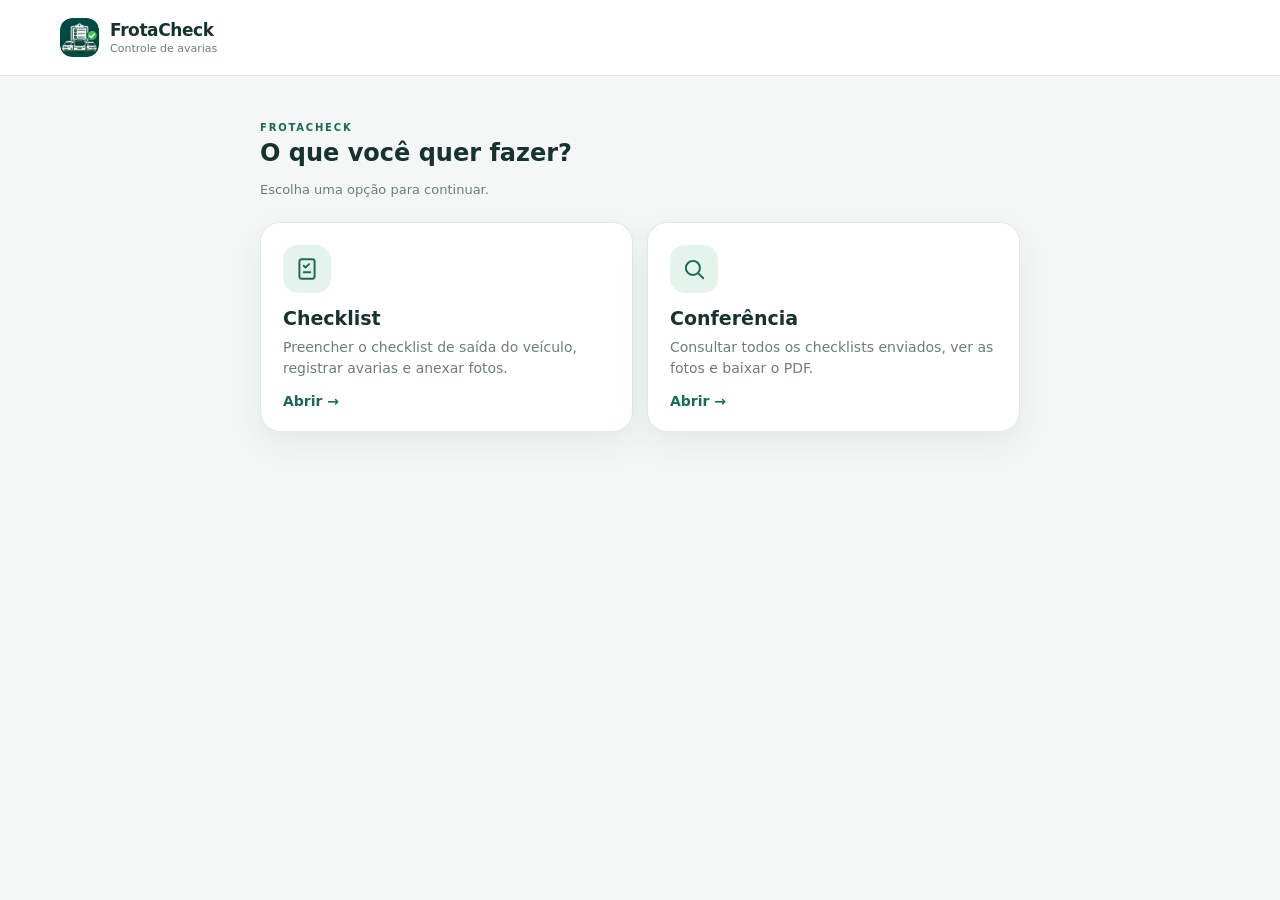
<file: index.html>
<!doctype html>
<html lang="pt-BR">
<head>
  <meta charset="utf-8">
  <meta name="viewport" content="width=device-width,initial-scale=1,viewport-fit=cover">
  <meta name="theme-color" content="#123b35">
  <meta name="description" content="Controle de avarias e checklist de saída de veículos">
  <link rel="manifest" href="./manifest.webmanifest">
  <link rel="icon" href="./favicon.ico" sizes="any">
  <link rel="icon" type="image/png" sizes="32x32" href="./icons/favicon-32.png">
  <link rel="icon" type="image/png" sizes="16x16" href="./icons/favicon-16.png">
  <link rel="apple-touch-icon" href="./icons/apple-touch-icon.png">
  <link rel="stylesheet" href="./styles.css">
  <title>FrotaCheck</title>
</head>
<body>
  <header class="topbar">
    <div class="brand"><div class="brand-mark"><img src="./icons/icon-192.png" alt=""></div><div><strong>FrotaCheck</strong><small>Controle de avarias</small></div></div>
  </header>
  <main class="shell">
    <section class="home">
      <div class="home-intro"><span class="eyebrow">FROTACHECK</span><h1>O que você quer fazer?</h1><p class="muted">Escolha uma opção para continuar.</p></div>
      <div class="home-grid">
        <a class="home-card" href="./Checklist/">
          <span class="home-icon"><svg viewBox="0 0 24 24" aria-hidden="true"><rect x="5" y="3" width="14" height="18" rx="2"/><path d="m9 9 1.6 1.6L14 7.5M9 15h6"/></svg></span>
          <strong>Checklist</strong>
          <small>Preencher o checklist de saída do veículo, registrar avarias e anexar fotos.</small>
          <span class="home-go">Abrir <span aria-hidden="true">→</span></span>
        </a>
        <a class="home-card" href="./Conferencia/">
          <span class="home-icon"><svg viewBox="0 0 24 24" aria-hidden="true"><circle cx="11" cy="11" r="6.5"/><path d="m16 16 4.5 4.5"/></svg></span>
          <strong>Conferência</strong>
          <small>Consultar todos os checklists enviados, ver as fotos e baixar o PDF.</small>
          <span class="home-go">Abrir <span aria-hidden="true">→</span></span>
        </a>
      </div>
    </section>
  </main>
  <script>if("serviceWorker" in navigator&&location.protocol.startsWith("http"))navigator.serviceWorker.register("./sw.js").catch(()=>{});</script>
</body>
</html>
</file>
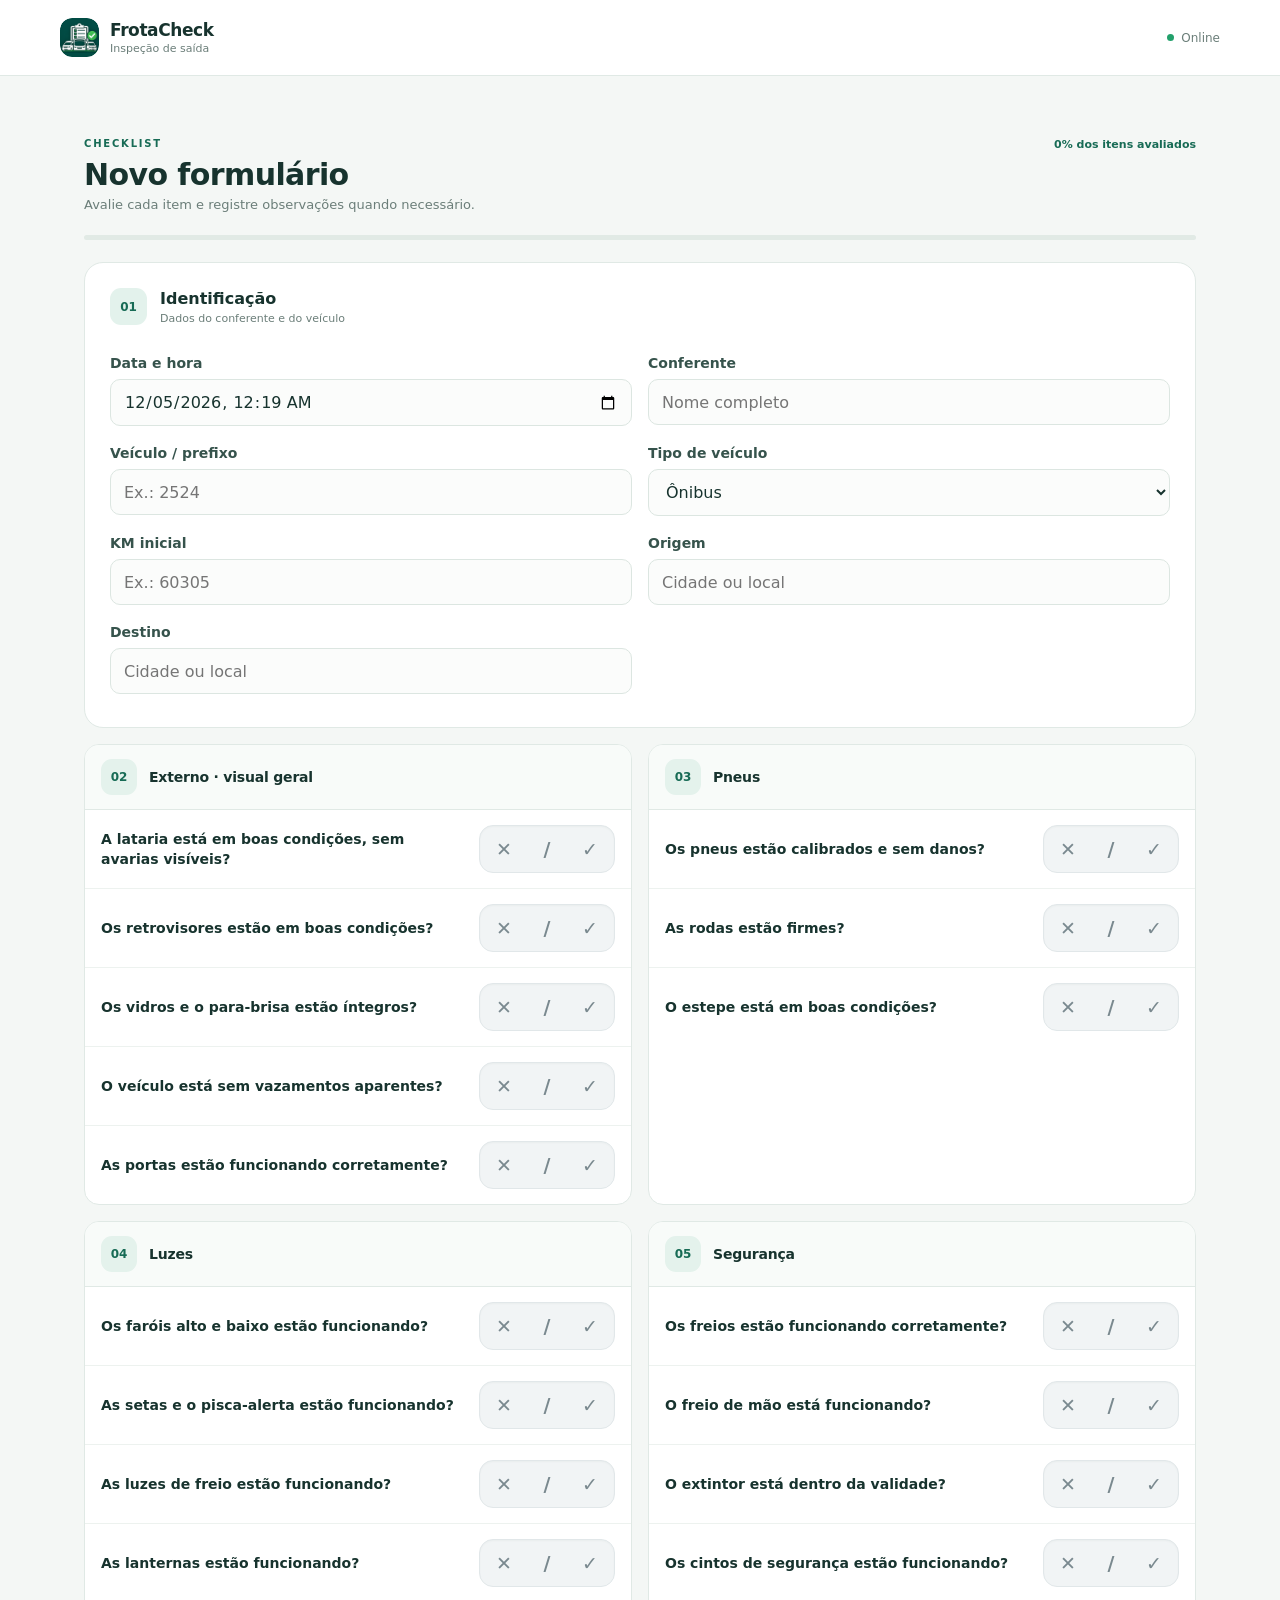
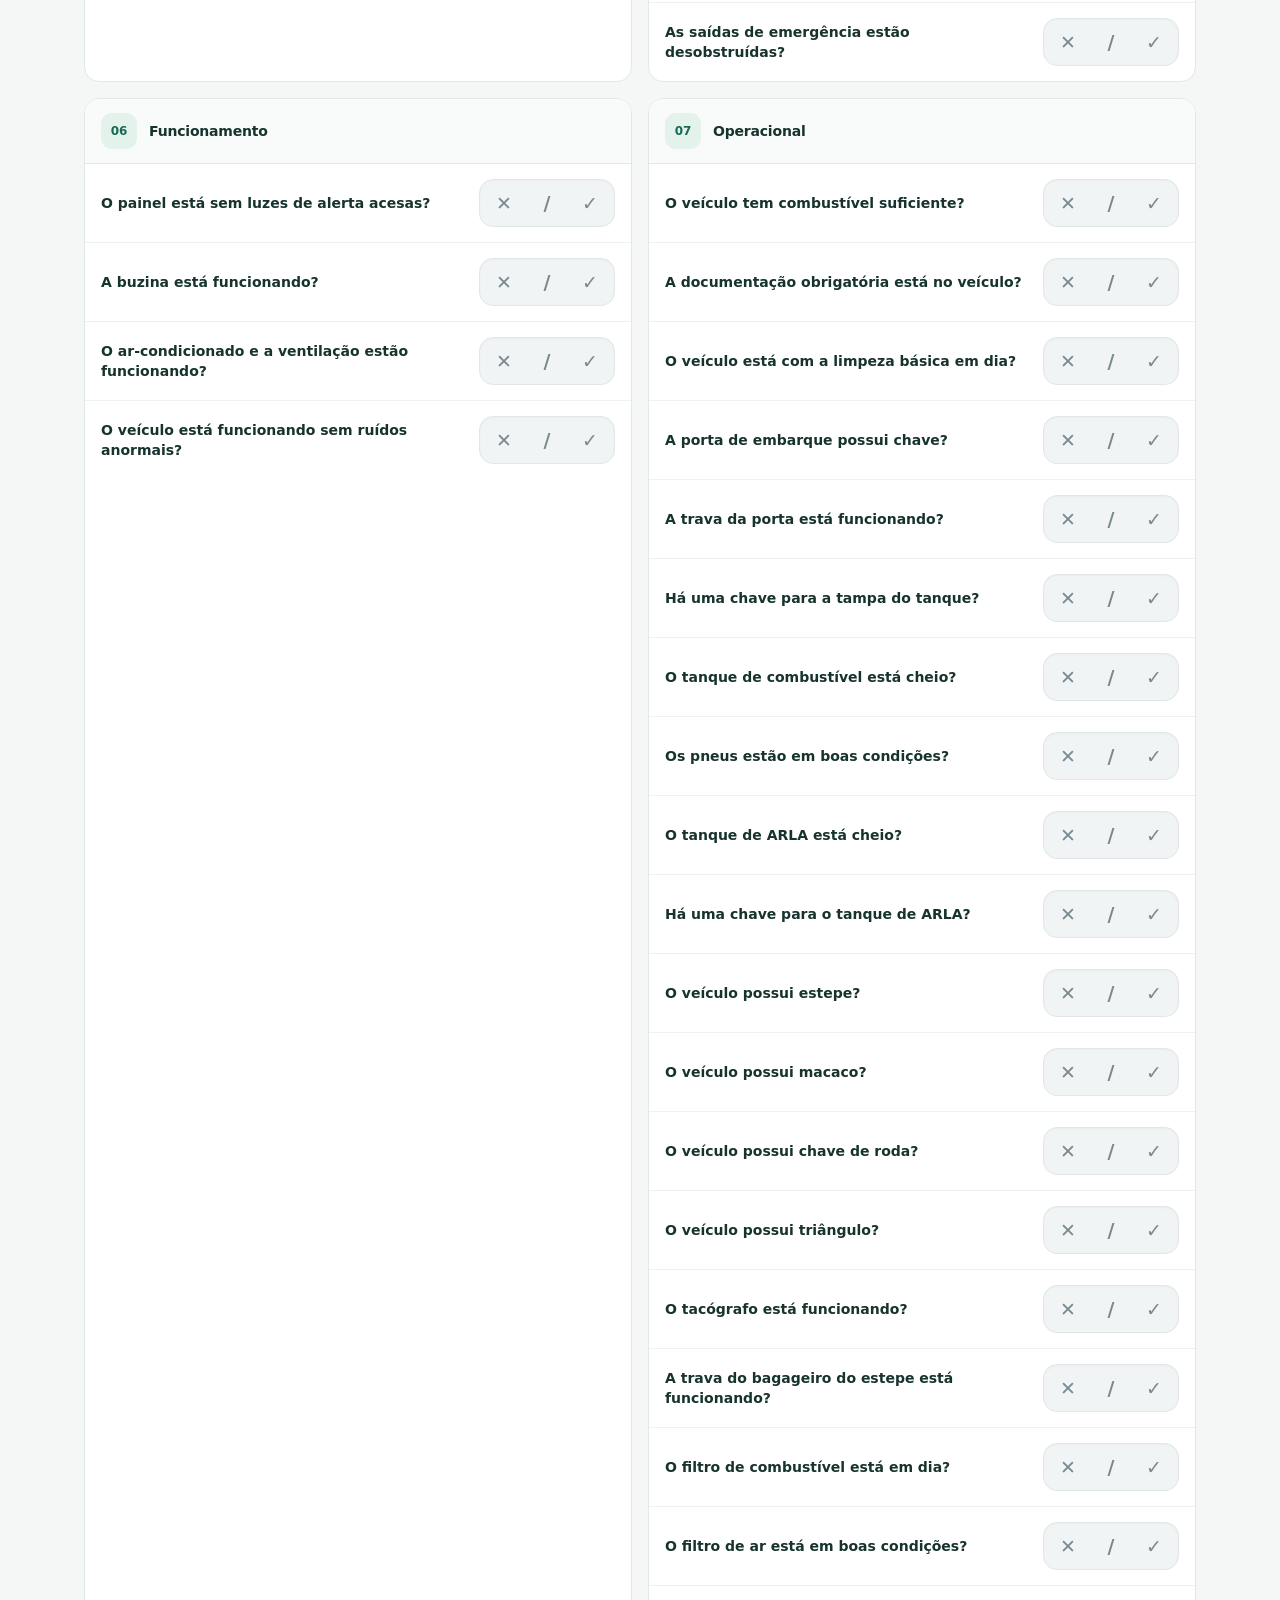
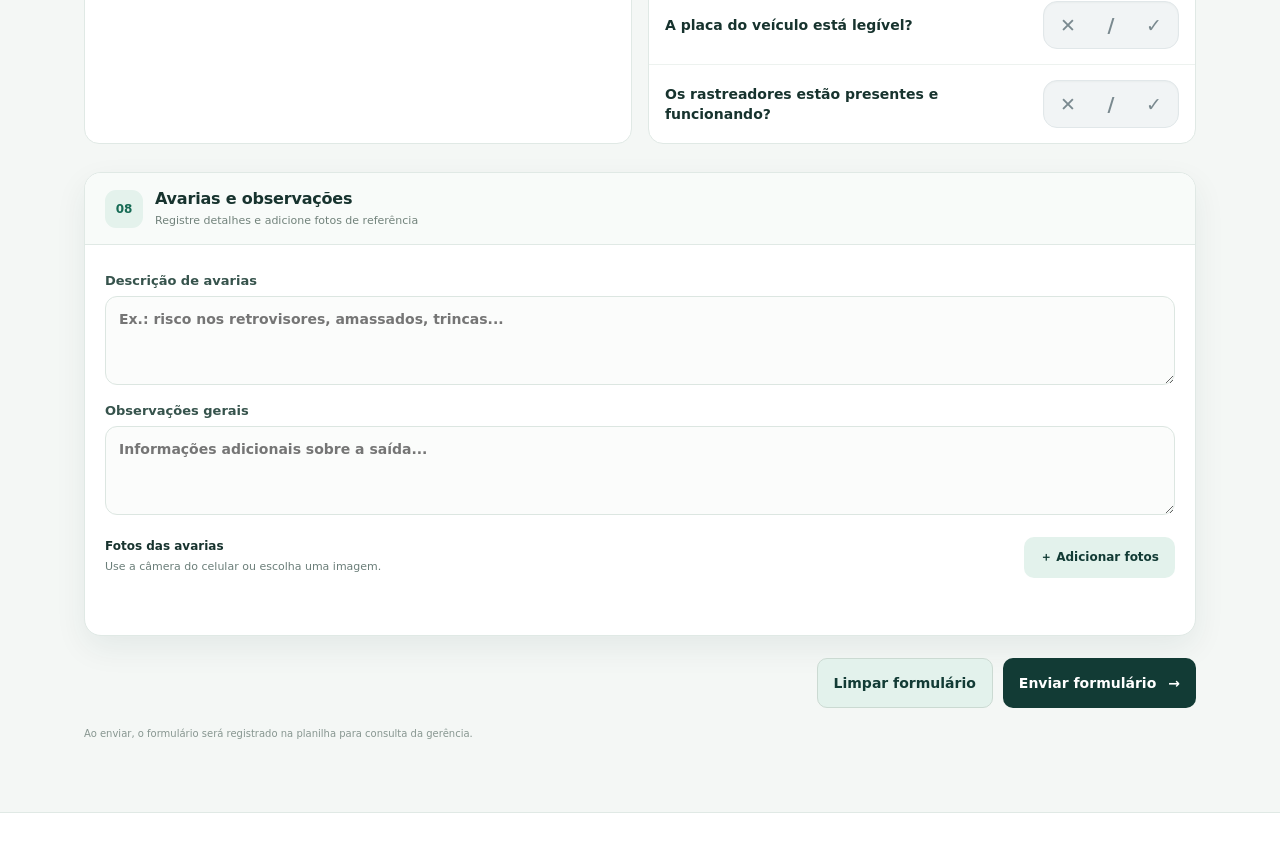
<file: Checklist/index.html>
<!doctype html>
<html lang="pt-BR">
<head>
  <meta charset="utf-8">
  <meta name="viewport" content="width=device-width,initial-scale=1,viewport-fit=cover">
  <meta name="theme-color" content="#123b35">
  <meta name="description" content="Checklist digital de saída de veículos">
  <link rel="manifest" href="../manifest.webmanifest">
  <link rel="icon" href="../favicon.ico" sizes="any">
  <link rel="icon" type="image/png" sizes="32x32" href="../icons/favicon-32.png">
  <link rel="icon" type="image/png" sizes="16x16" href="../icons/favicon-16.png">
  <link rel="apple-touch-icon" href="../icons/apple-touch-icon.png">
  <link rel="stylesheet" href="../styles.css">
  <title>Checklist | FrotaCheck</title>
</head>
<body>
  <div id="offlineBanner" class="offline-banner" hidden>Você está offline. Verifique a conexão para enviar formulários.</div>
  <header class="topbar">
    <div class="brand"><div class="brand-mark"><img src="../icons/icon-192.png" alt=""></div><div><strong>FrotaCheck</strong><small>Inspeção de saída</small></div></div>
    <div class="header-right"><span id="connectionState" class="connection"><i></i> Online</span></div>
  </header>

  <main class="shell">
    <section id="appView" hidden>
      <div class="welcome-row">
        <div><span class="eyebrow">PAINEL DA EQUIPE</span><h1>Gerência de checklists</h1><p class="muted">Acompanhe os registros enviados pela equipe.</p></div>
        
      </div>
      <div class="stats-grid">
        <article class="stat-card"><span>Sem pendências</span><strong id="statTotal">0</strong></article>
        <article class="stat-card"><span>Com Avarias</span><strong id="statWithIssues">0</strong></article>
        <article class="stat-card"><span>Total</span><strong id="statIssues">0</strong></article>
      </div>
      <div class="content-heading"><div><h2>Todos os formulários</h2><p class="muted">Formulários enviados à nuvem.</p></div>
        <div class="filter-wrap"><input id="historySearch" placeholder="Buscar veículo, prefixo ou destino..." aria-label="Buscar por veículo, prefixo, conferente ou destino"></div>
      </div>
      <div id="historyLoading" class="loading-state">Buscando os checklists mais recentes…</div>
      <div id="historyList" class="history-list" hidden></div>
      <div id="emptyHistory" class="empty-state"><div class="empty-icon">▤</div><h3>Nenhum checklist por aqui</h3><p>Comece registrando a próxima saída do veículo.</p><button class="btn btn-primary" id="emptyNewBtn">Atualizar lista</button></div>
    </section>

    <section id="formView" hidden>
      <div class="form-top"><div class="save-state" id="saveState"></div></div>
      <div class="form-heading"><div><span class="eyebrow">INSPEÇÃO DE SAÍDA</span><h1 id="formTitle">Novo checklist</h1><p class="muted">Avalie cada item e registre observações quando necessário.</p></div><div class="step-count" id="progressText">0% concluído</div></div>
      <div class="progress-track"><div id="progressBar"></div></div>
      <form id="checklistForm">
        <section class="panel form-section">
          <div class="section-title"><span class="section-number">01</span><div><h2>Identificação</h2><p>Dados do conferente e do veículo</p></div></div>
          <div class="field-grid">
            <label>Data e hora<input id="dateTime" name="dateTime" type="datetime-local" required></label>
            <label>Conferente<input id="driver" name="driver" required placeholder="Nome completo"></label>
            <label>Veículo / prefixo<input id="vehicle" name="vehicle" required placeholder="Ex.: 2524"></label>
            <label>Tipo de veículo<select id="vehicleType" name="vehicleType"><option>Ônibus</option><option>Micro-ônibus</option><option>Van</option></select></label>
            <label>KM inicial<input id="odometer" name="odometer" type="number" min="0" required placeholder="Ex.: 60305"></label>
            <label>Origem<input id="origin" name="origin" required placeholder="Cidade ou local"></label>
            <label>Destino<input id="destination" name="destination" required placeholder="Cidade ou local"></label>
          </div>
        </section>
        <div id="checklistSections"></div>
        <section class="check-group special-check-section extra-notes-section">
          <header class="check-section-head"><span class="section-number">08</span><div><h2>Avarias e observações</h2><p>Registre detalhes e adicione fotos de referência</p></div></header>
          <div class="special-section-body">
          <label>Descrição de avarias<textarea id="damageNotes" rows="3" placeholder="Ex.: risco nos retrovisores, amassados, trincas..."></textarea></label>
          <label>Observações gerais<textarea id="generalNotes" rows="3" placeholder="Informações adicionais sobre a saída..."></textarea></label>
          <div class="photo-head"><div><strong>Fotos das avarias</strong><p class="muted">Use a câmera do celular ou escolha uma imagem.</p></div><button id="addPhotosBtn" type="button" class="btn btn-secondary photo-button" aria-haspopup="dialog">＋ Adicionar fotos</button><input id="photoInputCamera" type="file" accept="image/*" capture="environment" hidden><input id="photoInput" type="file" accept="image/*" multiple hidden></div>
          <div id="photoGallery" class="photo-gallery"></div>
          </div>
        </section>
        <div class="form-actions"><button id="clearFormBtn" type="button" class="btn btn-secondary">Limpar formulário</button><button id="finishBtn" type="button" class="btn btn-primary">Enviar formulário <span>→</span></button></div>
        <p class="tiny-note">Ao enviar, o formulário será registrado na planilha para consulta da gerência.</p>
      </form>
    </section>

    <section id="detailView" hidden>
      <div class="form-top"><button id="detailBack" class="back-button">← Lista de checklists</button><div id="detailStatus" class="status-pill"></div></div>
      <div id="detailContent"></div>
    </section>
  </main>
  <footer></footer>
  <div id="photoPreviewModal" class="photo-preview-modal" hidden role="dialog" aria-modal="true" aria-labelledby="photoPreviewTitle">
    <div class="photo-preview-backdrop"></div>
    <section class="photo-preview-panel">
      <header class="photo-preview-header">
        <div class="photo-preview-heading"><span class="preview-eyebrow">FROTACHECK · GALERIA</span><strong id="photoPreviewTitle">Foto de avaria</strong></div>
        <button id="photoPreviewClose" class="preview-close" type="button" aria-label="Fechar visualização">×</button>
      </header>
      <div class="photo-preview-stage">
        <img id="photoPreviewImage" alt="Foto ampliada">
        <div class="preview-hint">Use a roda do mouse ou os controles para ampliar · Arraste a imagem quando estiver ampliada</div>
      </div>
      <footer class="photo-preview-controls">
        <button id="photoZoomOut" type="button" aria-label="Diminuir zoom" title="Diminuir zoom">−</button>
        <span id="photoZoomValue" aria-live="polite">100%</span>
        <button id="photoZoomIn" type="button" aria-label="Aumentar zoom" title="Aumentar zoom">＋</button>
        <span class="preview-control-divider"></span>
        <button id="photoZoomReset" type="button">Ajustar à tela</button>
      </footer>
    </section>
  </div>
  <div id="toast" class="toast" role="status" aria-live="polite"></div>

  <div id="actionConfirmModal" class="action-confirm-modal" hidden role="dialog" aria-modal="true" aria-labelledby="actionConfirmTitle"><div class="action-confirm-backdrop"></div><section class="action-confirm-card"><div class="action-confirm-icon">✓</div><h2 id="actionConfirmTitle">Confirmar ação</h2><p id="actionConfirmMessage"></p><div class="action-confirm-actions"><button id="actionConfirmCancel" type="button" class="btn btn-secondary">Cancelar</button><button id="actionConfirmYes" type="button" class="btn btn-primary">Confirmar</button></div></section></div>
  <div id="photoSourceModal" class="photo-source-modal" hidden role="dialog" aria-modal="true" aria-labelledby="photoSourceTitle">
    <div class="photo-source-backdrop"></div>
    <section class="photo-source-sheet">
      <h2 id="photoSourceTitle">Adicionar fotos</h2>
      <p>Como você quer incluir as fotos?</p>
      <div class="photo-source-options">
        <button id="photoSourceCamera" type="button" class="photo-source-option">
          <span class="photo-source-icon"><svg viewBox="0 0 24 24" aria-hidden="true"><path d="M4 8h3l1.5-2h7L17 8h3a1 1 0 0 1 1 1v9a1 1 0 0 1-1 1H4a1 1 0 0 1-1-1V9a1 1 0 0 1 1-1Z"/><circle cx="12" cy="13" r="3.5"/></svg></span>
          <span class="photo-source-text"><strong>Câmera</strong><small>Tirar uma foto agora</small></span>
        </button>
        <button id="photoSourceFiles" type="button" class="photo-source-option">
          <span class="photo-source-icon"><svg viewBox="0 0 24 24" aria-hidden="true"><rect x="3" y="4" width="18" height="16" rx="2"/><circle cx="9" cy="10" r="1.6"/><path d="m21 16-5-5-8 9"/></svg></span>
          <span class="photo-source-text"><strong>Arquivos</strong><small>Escolher imagens do aparelho</small></span>
        </button>
      </div>
      <button id="photoSourceCancel" type="button" class="btn btn-quiet photo-source-cancel">Cancelar</button>
    </section>
  </div>
  <script src="../app.js"></script>
</body>
</html>
</file>
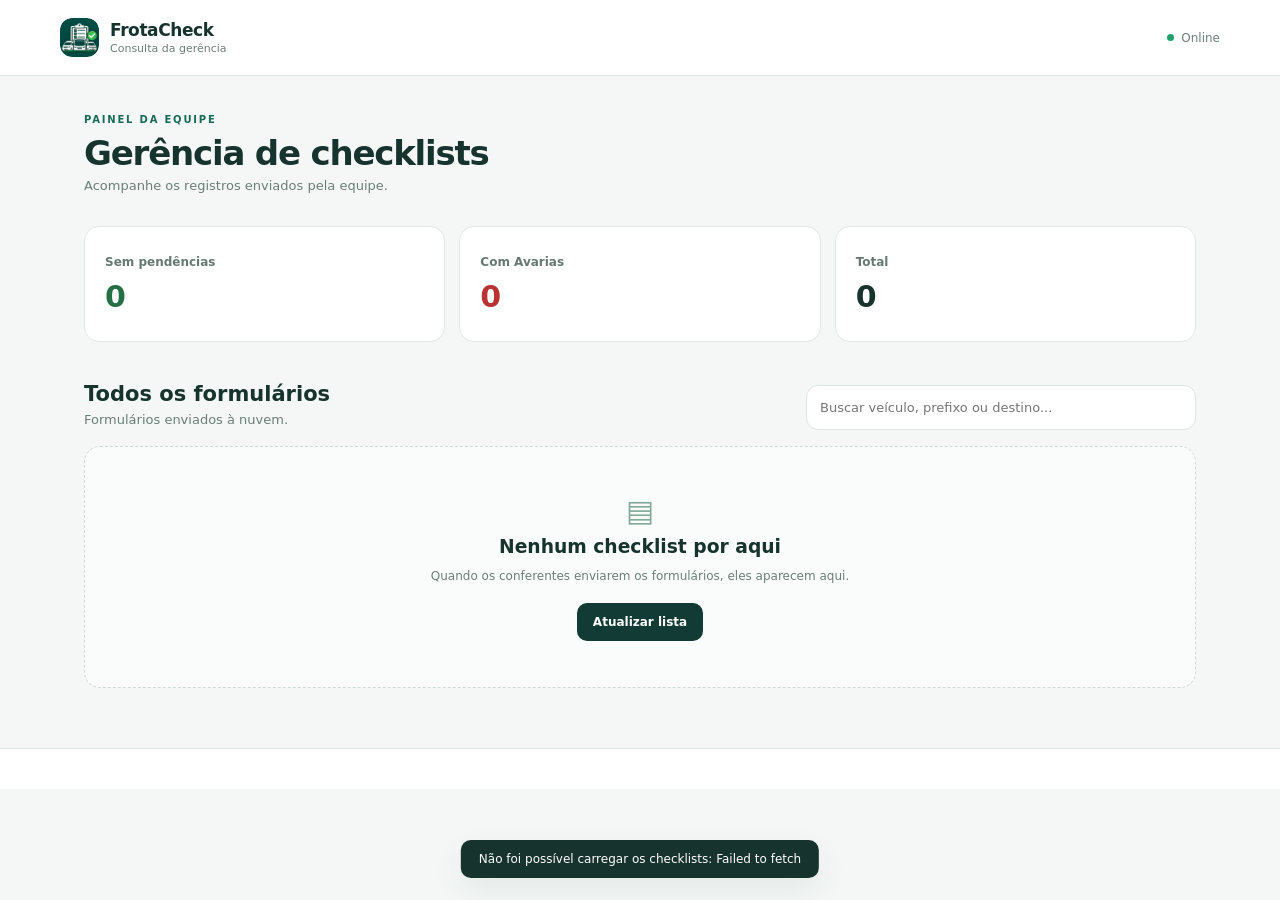
<file: Conferencia/index.html>
<!doctype html>
<html lang="pt-BR">
<head>
  <meta charset="utf-8">
  <meta name="viewport" content="width=device-width,initial-scale=1,viewport-fit=cover">
  <meta name="theme-color" content="#123b35">
  <meta name="description" content="Checklist digital de saída de veículos">
  <link rel="manifest" href="../manifest.webmanifest">
  <link rel="icon" href="../favicon.ico" sizes="any">
  <link rel="icon" type="image/png" sizes="32x32" href="../icons/favicon-32.png">
  <link rel="icon" type="image/png" sizes="16x16" href="../icons/favicon-16.png">
  <link rel="apple-touch-icon" href="../icons/apple-touch-icon.png">
  <link rel="stylesheet" href="../styles.css">
  <title>Conferência | FrotaCheck</title>
</head>
<body>
  <div id="offlineBanner" class="offline-banner" hidden>Você está offline. Verifique a conexão para enviar formulários.</div>
  <header class="topbar">
    <div class="brand"><div class="brand-mark"><img src="../icons/icon-192.png" alt=""></div><div><strong>FrotaCheck</strong><small>Consulta da gerência</small></div></div>
    <div class="header-right"><span id="connectionState" class="connection"><i></i> Online</span></div>
  </header>

  <main class="shell">
    <section id="appView" hidden>
      <div class="welcome-row">
        <div><span class="eyebrow">PAINEL DA EQUIPE</span><h1>Gerência de checklists</h1><p class="muted">Acompanhe os registros enviados pela equipe.</p></div>
        
      </div>
      <div class="stats-grid">
        <article class="stat-card"><span>Sem pendências</span><strong id="statTotal">0</strong></article>
        <article class="stat-card"><span>Com Avarias</span><strong id="statWithIssues">0</strong></article>
        <article class="stat-card"><span>Total</span><strong id="statIssues">0</strong></article>
      </div>
      <div class="content-heading"><div><h2>Todos os formulários</h2><p class="muted">Formulários enviados à nuvem.</p></div>
        <div class="filter-wrap"><input id="historySearch" placeholder="Buscar veículo, prefixo ou destino..." aria-label="Buscar por veículo, prefixo, conferente ou destino"></div>
      </div>
      <div id="historyLoading" class="loading-state">Buscando os checklists mais recentes…</div>
      <div id="historyList" class="history-list" hidden></div>
      <div id="emptyHistory" class="empty-state"><div class="empty-icon">▤</div><h3>Nenhum checklist por aqui</h3><p>Quando os conferentes enviarem os formulários, eles aparecem aqui.</p><button class="btn btn-primary" id="refreshListBtn">Atualizar lista</button></div>
    </section>

    <section id="formView" hidden>
      <div class="form-top"><div class="save-state" id="saveState"></div></div>
      <div class="form-heading"><div><span class="eyebrow">INSPEÇÃO DE SAÍDA</span><h1 id="formTitle">Novo checklist</h1><p class="muted">Avalie cada item e registre observações quando necessário.</p></div><div class="step-count" id="progressText">0% concluído</div></div>
      <div class="progress-track"><div id="progressBar"></div></div>
      <form id="checklistForm">
        <section class="panel form-section">
          <div class="section-title"><span class="section-number">01</span><div><h2>Identificação</h2><p>Dados do conferente e do veículo</p></div></div>
          <div class="field-grid">
            <label>Data e hora<input id="dateTime" name="dateTime" type="datetime-local" required></label>
            <label>Conferente<input id="driver" name="driver" required placeholder="Nome completo"></label>
            <label>Veículo / prefixo<input id="vehicle" name="vehicle" required placeholder="Ex.: 2524"></label>
            <label>Tipo de veículo<select id="vehicleType" name="vehicleType"><option>Ônibus</option><option>Micro-ônibus</option><option>Van</option></select></label>
            <label>KM inicial<input id="odometer" name="odometer" type="number" min="0" required placeholder="Ex.: 60305"></label>
            <label>Origem<input id="origin" name="origin" required placeholder="Cidade ou local"></label>
            <label>Destino<input id="destination" name="destination" required placeholder="Cidade ou local"></label>
          </div>
        </section>
        <div id="checklistSections"></div>
        <section class="check-group special-check-section extra-notes-section">
          <header class="check-section-head"><span class="section-number">08</span><div><h2>Avarias e observações</h2><p>Registre detalhes e adicione fotos de referência</p></div></header>
          <div class="special-section-body">
          <label>Descrição de avarias<textarea id="damageNotes" rows="3" placeholder="Ex.: risco nos retrovisores, amassados, trincas..."></textarea></label>
          <label>Observações gerais<textarea id="generalNotes" rows="3" placeholder="Informações adicionais sobre a saída..."></textarea></label>
          <div class="photo-head"><div><strong>Fotos das avarias</strong><p class="muted">Use a câmera do celular ou escolha uma imagem.</p></div><button id="addPhotosBtn" type="button" class="btn btn-secondary photo-button" aria-haspopup="dialog">＋ Adicionar fotos</button><input id="photoInputCamera" type="file" accept="image/*" capture="environment" hidden><input id="photoInput" type="file" accept="image/*" multiple hidden></div>
          <div id="photoGallery" class="photo-gallery"></div>
          </div>
        </section>
        <div class="form-actions"><button id="clearFormBtn" type="button" class="btn btn-secondary">Limpar formulário</button><button id="finishBtn" type="button" class="btn btn-primary">Enviar formulário <span>→</span></button></div>
        <p class="tiny-note">Ao enviar, o formulário será registrado na planilha para consulta da gerência.</p>
      </form>
    </section>

    <section id="detailView" hidden>
      <div class="form-top"><button id="detailBack" class="back-button">← Lista de checklists</button><div id="detailStatus" class="status-pill"></div></div>
      <div id="detailContent"></div>
    </section>
  </main>
  <footer></footer>
  <div id="photoPreviewModal" class="photo-preview-modal" hidden role="dialog" aria-modal="true" aria-labelledby="photoPreviewTitle">
    <div class="photo-preview-backdrop"></div>
    <section class="photo-preview-panel">
      <header class="photo-preview-header">
        <div class="photo-preview-heading"><span class="preview-eyebrow">FROTACHECK · GALERIA</span><strong id="photoPreviewTitle">Foto de avaria</strong></div>
        <button id="photoPreviewClose" class="preview-close" type="button" aria-label="Fechar visualização">×</button>
      </header>
      <div class="photo-preview-stage">
        <img id="photoPreviewImage" alt="Foto ampliada">
        <div class="preview-hint">Use a roda do mouse ou os controles para ampliar · Arraste a imagem quando estiver ampliada</div>
      </div>
      <footer class="photo-preview-controls">
        <button id="photoZoomOut" type="button" aria-label="Diminuir zoom" title="Diminuir zoom">−</button>
        <span id="photoZoomValue" aria-live="polite">100%</span>
        <button id="photoZoomIn" type="button" aria-label="Aumentar zoom" title="Aumentar zoom">＋</button>
        <span class="preview-control-divider"></span>
        <button id="photoZoomReset" type="button">Ajustar à tela</button>
      </footer>
    </section>
  </div>
  <div id="toast" class="toast" role="status" aria-live="polite"></div>

  <div id="actionConfirmModal" class="action-confirm-modal" hidden role="dialog" aria-modal="true" aria-labelledby="actionConfirmTitle"><div class="action-confirm-backdrop"></div><section class="action-confirm-card"><div class="action-confirm-icon">✓</div><h2 id="actionConfirmTitle">Confirmar ação</h2><p id="actionConfirmMessage"></p><div class="action-confirm-actions"><button id="actionConfirmCancel" type="button" class="btn btn-secondary">Cancelar</button><button id="actionConfirmYes" type="button" class="btn btn-primary">Confirmar</button></div></section></div>
  <div id="photoSourceModal" class="photo-source-modal" hidden role="dialog" aria-modal="true" aria-labelledby="photoSourceTitle">
    <div class="photo-source-backdrop"></div>
    <section class="photo-source-sheet">
      <h2 id="photoSourceTitle">Adicionar fotos</h2>
      <p>Como você quer incluir as fotos?</p>
      <div class="photo-source-options">
        <button id="photoSourceCamera" type="button" class="photo-source-option">
          <span class="photo-source-icon"><svg viewBox="0 0 24 24" aria-hidden="true"><path d="M4 8h3l1.5-2h7L17 8h3a1 1 0 0 1 1 1v9a1 1 0 0 1-1 1H4a1 1 0 0 1-1-1V9a1 1 0 0 1 1-1Z"/><circle cx="12" cy="13" r="3.5"/></svg></span>
          <span class="photo-source-text"><strong>Câmera</strong><small>Tirar uma foto agora</small></span>
        </button>
        <button id="photoSourceFiles" type="button" class="photo-source-option">
          <span class="photo-source-icon"><svg viewBox="0 0 24 24" aria-hidden="true"><rect x="3" y="4" width="18" height="16" rx="2"/><circle cx="9" cy="10" r="1.6"/><path d="m21 16-5-5-8 9"/></svg></span>
          <span class="photo-source-text"><strong>Arquivos</strong><small>Escolher imagens do aparelho</small></span>
        </button>
      </div>
      <button id="photoSourceCancel" type="button" class="btn btn-quiet photo-source-cancel">Cancelar</button>
    </section>
  </div>
  <script src="../app.js"></script>
</body>
</html>
</file>
<file: styles.css>
:root{--ink:#17332e;--muted:#6b7e79;--line:#e0e9e5;--paper:#f4f7f5;--green:#176b55;--green-dark:#123b35;--mint:#e3f2ec;--amber:#fff2d7;--red:#a83232;--shadow:0 12px 32px rgba(18,59,53,.07);font-family:Inter,ui-sans-serif,system-ui,-apple-system,BlinkMacSystemFont,"Segoe UI",sans-serif;color:var(--ink)}*{box-sizing:border-box}body{margin:0;background:var(--paper);min-height:100vh}button,input,select,textarea{font:inherit}button{cursor:pointer}.topbar{height:76px;background:#fff;border-bottom:1px solid var(--line);display:flex;align-items:center;justify-content:space-between;padding:0 max(22px,calc((100% - 1160px)/2));position:sticky;top:0;z-index:5}.brand{display:flex;align-items:center;gap:11px}.brand-mark{height:39px;width:39px;border-radius:12px;background:var(--green-dark);color:#fff;display:grid;place-items:center;font-size:23px;font-weight:800}.brand strong{display:block;font-size:17px;letter-spacing:-.4px}.brand small{display:block;color:var(--muted);font-size:11px;margin-top:2px}.header-right{display:flex;align-items:center;gap:16px}.connection{font-size:12px;color:var(--muted);display:flex;gap:7px;align-items:center}.connection i{height:7px;width:7px;border-radius:50%;background:#22a06b}.connection.offline i{background:#dc9b27}.shell{max-width:1160px;margin:0 auto;padding:38px 24px 60px}.login-layout{display:grid;grid-template-columns:1.1fr .9fr;align-items:center;gap:70px;min-height:calc(100vh - 190px)}.intro-panel{padding:20px 0}.eyebrow,.section-kicker{font-size:10px;letter-spacing:1.8px;font-weight:800;color:var(--green);display:block}.intro-panel h1{font-size:clamp(38px,5vw,62px);line-height:1.04;letter-spacing:-2.8px;margin:18px 0}.intro-panel h1 em{font-style:normal;color:var(--green)}.intro-panel p{max-width:440px;line-height:1.7;color:var(--muted);font-size:16px}.intro-points{display:flex;flex-wrap:wrap;gap:16px;margin-top:28px;font-size:12px;color:var(--green-dark);font-weight:650}.panel,.login-card{background:#fff;border:1px solid var(--line);border-radius:19px;box-shadow:var(--shadow)}.login-card{padding:34px}.login-card h2{font-size:25px;margin:12px 0 6px;letter-spacing:-.7px}.muted{color:var(--muted);font-size:13px;line-height:1.55}.login-card>p{margin:0 0 25px}.login-card label,.field-grid label,.form-section>label{display:flex;flex-direction:column;gap:8px;font-size:12px;font-weight:700;margin:16px 0;color:#36534c}.login-card input,.field-grid input,.field-grid select,.form-section textarea,.filter-wrap input,.filter-wrap select{border:1px solid #dce6e1;border-radius:10px;background:#fbfcfb;padding:12px 13px;min-width:0;width:100%;color:var(--ink);outline:none}.login-card input:focus,.field-grid input:focus,.field-grid select:focus,textarea:focus{border-color:#60a991;box-shadow:0 0 0 3px #e3f2ec}.btn{border:0;border-radius:10px;padding:12px 16px;font-size:12px;font-weight:750;display:inline-flex;align-items:center;justify-content:center;gap:12px;transition:transform .15s,background .15s}.btn:active{transform:scale(.98)}.btn-primary{background:var(--green-dark);color:white}.btn-primary:hover{background:#1b594c}.btn-secondary{background:var(--mint);color:var(--green-dark)}.btn-quiet{background:transparent;color:var(--muted)}.full{width:100%;margin-top:8px;padding:14px}.message{font-size:12px;color:var(--red);margin-top:12px;min-height:14px}.tiny-note{font-size:10px!important;line-height:1.6!important;color:#879690!important;margin-top:18px!important}.welcome-row,.form-heading,.content-heading{display:flex;align-items:center;justify-content:space-between;gap:20px}.welcome-row h1,.form-heading h1{font-size:34px;letter-spacing:-1.2px;margin:8px 0 3px}.welcome-row p,.form-heading p{margin:0}.stats-grid{display:grid;grid-template-columns:repeat(3,1fr);gap:14px;margin:30px 0 40px}.stat-card{background:#fff;border:1px solid var(--line);border-radius:15px;padding:20px}.stat-card span,.stat-card small{display:block;font-size:11px;color:var(--muted)}.stat-card strong{display:block;font-size:31px;letter-spacing:-1px;margin:10px 0 4px}.content-heading{margin-bottom:16px}.content-heading h2{font-size:21px;margin:0 0 4px}.content-heading p{margin:0}.filter-wrap{display:flex;gap:8px}.filter-wrap input{width:220px}.filter-wrap select{width:150px}.history-list{display:grid;gap:10px}.history-card{display:flex;align-items:center;gap:16px;background:white;border:1px solid var(--line);border-radius:14px;padding:17px 19px}.vehicle-icon{width:45px;height:45px;flex:0 0 45px;border-radius:13px;background:var(--mint);display:grid;place-items:center;font-size:21px}.history-main{flex:1;min-width:0}.history-main strong{display:block;font-size:14px}.history-main p{margin:5px 0 0;color:var(--muted);font-size:11px;white-space:nowrap;overflow:hidden;text-overflow:ellipsis}.history-meta{text-align:right}.history-meta small{display:block;color:var(--muted);font-size:10px;margin-top:5px}.status-pill{display:inline-flex;align-items:center;border-radius:30px;padding:6px 9px;font-size:10px;font-weight:800;background:#e6f4eb;color:#237047;white-space:nowrap}.status-pill.pending{background:#e8efff;color:#3759a8}.card-actions{display:flex;gap:5px}.mini-btn{border:1px solid var(--line);background:white;border-radius:8px;padding:8px 10px;color:var(--green-dark);font-size:11px;font-weight:700}.empty-state{text-align:center;border:1px dashed #cddbd4;border-radius:16px;padding:46px 20px;background:#fafcfb}.empty-icon{font-size:30px;color:#83a99a}.empty-state h3{margin:8px 0}.empty-state p{font-size:12px;color:var(--muted);margin-bottom:20px}.form-top{display:flex;align-items:center;justify-content:space-between;margin-bottom:24px}.back-button{border:0;background:transparent;color:var(--green);font-weight:750;font-size:12px;padding:8px 0}.save-state{font-size:11px;color:var(--muted)}.form-heading{margin-bottom:20px}.form-heading h1{font-size:30px}.step-count{font-size:11px;color:var(--green);font-weight:800;white-space:nowrap}.progress-track{height:5px;background:#e1eae5;border-radius:20px;margin-bottom:22px;overflow:hidden}.progress-track div{height:100%;width:0;background:#278366;transition:width .2s}.form-section{padding:25px;margin-bottom:16px;box-shadow:none}.section-title{display:flex;align-items:center;gap:13px;margin-bottom:22px}.section-number{width:37px;height:37px;display:grid;place-items:center;background:var(--mint);color:var(--green);border-radius:11px;font-size:12px;font-weight:850}.section-title h2{font-size:16px;margin:0 0 4px}.section-title p{font-size:11px;color:var(--muted);margin:0}.field-grid{display:grid;grid-template-columns:repeat(2,minmax(0,1fr));gap:3px 16px}.field-grid label{margin:8px 0}.field-grid input,.field-grid select{font-weight:500;font-size:13px}.check-groups{display:grid;grid-template-columns:repeat(2,minmax(0,1fr));gap:16px}.check-group{background:white;border:1px solid var(--line);border-radius:15px;overflow:hidden}.group-head{padding:16px 18px;background:#f8fbf9;border-bottom:1px solid var(--line);font-size:13px;font-weight:800}.item-list{display:grid}.check-item{padding:13px 16px;border-bottom:1px solid #edf2ef;display:grid;grid-template-columns:minmax(0,1fr) auto;gap:12px;align-items:center}.check-item:last-child{border-bottom:0}.item-name{font-size:12px;font-weight:650;line-height:1.4}.item-options{display:flex;gap:4px}.choice{position:relative}.choice input{position:absolute;opacity:0;pointer-events:none}.choice span{display:inline-flex;padding:7px 8px;border:1px solid #dce6e1;border-radius:8px;color:#6d7d77;font-size:10px;font-weight:750;white-space:nowrap}.choice input:checked+span{background:var(--mint);border-color:#83bda8;color:#176b55}.choice.bad input:checked+span{background:#ffeded;border-color:#e8a3a3;color:#a83232}.check-item .item-note{grid-column:1/-1;margin-top:-4px}.item-note input{width:100%;border:1px solid #e1e9e4;border-radius:8px;padding:9px;font-size:11px}.photo-head{display:flex;justify-content:space-between;align-items:center;gap:12px;margin:20px 0 14px}.photo-head strong{font-size:12px}.photo-head p{font-size:11px;margin:4px 0}.photo-button{white-space:nowrap}.photo-gallery{display:grid;grid-template-columns:repeat(4,minmax(0,1fr));gap:10px;margin-bottom:20px}.photo-card{position:relative;border-radius:11px;overflow:hidden;aspect-ratio:1;background:#eef3f0;border:1px solid var(--line)}.photo-card img{width:100%;height:100%;object-fit:cover}.photo-card button{position:absolute;right:5px;top:5px;border:0;background:#17332edb;color:white;border-radius:50%;width:25px;height:25px}.form-section textarea{resize:vertical;font-size:12px;line-height:1.5}.form-actions{display:flex;justify-content:flex-end;gap:10px;margin:22px 0 8px}.form-actions .btn{min-width:160px}.detail-hero{background:var(--green-dark);color:white;padding:27px;border-radius:17px;margin-bottom:17px}.detail-hero h1{margin:8px 0;font-size:28px}.detail-hero p{color:#c6d9d1;font-size:12px}.detail-grid{display:grid;grid-template-columns:repeat(3,1fr);gap:10px;margin:16px 0}.detail-cell{background:white;border:1px solid var(--line);border-radius:12px;padding:15px}.detail-cell small{display:block;color:var(--muted);font-size:10px;margin-bottom:6px}.detail-cell strong{font-size:13px;overflow-wrap:anywhere}.detail-group{background:white;border:1px solid var(--line);border-radius:13px;margin:12px 0;overflow:hidden}.detail-group h3{margin:0;padding:14px 16px;background:#f7faf8;font-size:13px}.detail-row{display:flex;justify-content:space-between;gap:16px;padding:11px 16px;border-top:1px solid #edf2ef;font-size:12px}.detail-row span:last-child{font-weight:750}.detail-photos{display:grid;grid-template-columns:repeat(4,1fr);gap:10px;padding:15px}.detail-photos img{width:100%;aspect-ratio:1;object-fit:cover;border-radius:9px}.offline-banner{padding:9px 15px;text-align:center;background:#fff0ce;color:#83580e;font-size:12px}.hidden,[hidden]{display:none!important}footer{border-top:1px solid var(--line);padding:20px max(22px,calc((100% - 1160px)/2));display:flex;justify-content:space-between;gap:15px;color:#8a9993;font-size:10px;background:#fff}.toast{position:fixed;bottom:22px;left:50%;transform:translate(-50%,20px);background:#17332e;color:#fff;padding:12px 18px;border-radius:10px;font-size:12px;box-shadow:var(--shadow);opacity:0;pointer-events:none;transition:.2s;z-index:20;max-width:calc(100vw - 32px)}.toast.show{opacity:1;transform:translate(-50%,0)}@media(max-width:760px){.topbar{height:65px;padding:0 17px}.shell{padding:25px 15px 42px}.login-layout{grid-template-columns:1fr;gap:24px;min-height:unset}.intro-panel{padding:8px 0 0}.intro-panel h1{font-size:42px;letter-spacing:-1.8px;margin:12px 0}.intro-panel p{font-size:13px}.intro-points{gap:10px;font-size:10px;margin-top:16px}.login-card{padding:24px}.welcome-row{align-items:flex-start}.welcome-row h1{font-size:28px}.welcome-row>.btn{padding:11px;font-size:11px;white-space:nowrap}.stats-grid{gap:8px;margin:22px 0 30px}.stat-card{padding:13px 11px}.stat-card span{font-size:9px;min-height:24px}.stat-card strong{font-size:25px;margin:8px 0}.stat-card small{font-size:9px}.content-heading{align-items:flex-start;flex-direction:column}.filter-wrap{width:100%}.filter-wrap input{width:50%;flex:1}.filter-wrap select{width:44%}.history-card{padding:12px;gap:10px;flex-wrap:wrap}.vehicle-icon{width:38px;height:38px;flex-basis:38px}.history-main{width:calc(100% - 60px);flex:1}.history-meta{margin-left:48px;text-align:left;display:flex;align-items:center;gap:10px;flex:1}.history-meta small{margin:0}.card-actions{margin-left:auto}.form-heading h1{font-size:25px}.form-heading{align-items:flex-end}.form-section{padding:18px 14px}.field-grid{grid-template-columns:1fr;gap:0}.check-groups{grid-template-columns:1fr}.check-item{padding:12px 11px;gap:8px}.item-name{font-size:11px}.choice span{padding:7px 6px;font-size:9px}.photo-gallery{grid-template-columns:repeat(3,1fr)}.photo-head{align-items:flex-start;flex-direction:column}.form-actions{position:sticky;bottom:0;background:#f4f7f5;padding:12px 0 calc(8px + env(safe-area-inset-bottom));z-index:4}.form-actions .btn{min-width:0;flex:1;padding:13px 8px;font-size:11px}.detail-grid{grid-template-columns:repeat(2,1fr)}.detail-photos{grid-template-columns:repeat(3,1fr)}footer{padding:16px;flex-direction:column}.connection{font-size:0;gap:0}.connection i{width:8px;height:8px}.header-right{gap:6px}}@media(max-width:380px){.stats-grid{grid-template-columns:1fr}.stat-card{display:grid;grid-template-columns:1fr auto;align-items:center}.stat-card strong{grid-column:2;grid-row:1/3}.check-item{grid-template-columns:1fr}.item-options{grid-column:1;justify-content:flex-start}.choice span{font-size:10px}.item-note{grid-column:1!important}.welcome-row>.btn{font-size:0}.welcome-row>.btn:after{content:"＋ Novo";font-size:11px}}

/* FrotaCheck: marca, identificação do nível e ações administrativas */
.brand-mark{overflow:hidden;padding:0;background:transparent}
.brand-mark img{display:block;width:100%;height:100%;object-fit:cover;border-radius:12px}
.role-badge{display:inline-flex;align-items:center;margin-top:7px;padding:5px 9px;border-radius:999px;background:#e3f2ec;color:#176b55;font-size:11px;font-weight:750;letter-spacing:.2px}
.role-admin{background:#e4edff;color:#244f9b}
.role-operacional{background:#fff0d8;color:#8b5b12}
.role-auxiliar{background:#ece8ff;color:#5c42a6}
.detail-admin-actions{display:flex;flex-wrap:wrap;gap:10px;margin-top:18px}
.btn-admin-danger{display:inline-flex;align-items:center;justify-content:center;border:1px solid #efc9c9;background:#fff1f1;color:#a83232;border-radius:10px;padding:11px 16px;font-weight:700}
.btn-admin-danger:hover{background:#ffe3e3}
.detail-readonly{margin-top:18px;padding:10px 12px;border-radius:10px;background:rgba(255,255,255,.1);color:#e2efeb;font-size:12px}
@media(max-width:600px){.detail-admin-actions .btn{flex:1}.role-badge{font-size:10px}}


/* Visualização ampliada das fotos */
.photo-card img[data-preview-photo],.detail-photos img[data-preview-photo]{cursor:zoom-in;transition:transform .18s ease,filter .18s ease}
.photo-card img[data-preview-photo]:hover,.detail-photos img[data-preview-photo]:hover{filter:brightness(.94)}
.photo-card img[data-preview-photo]:focus-visible,.detail-photos img[data-preview-photo]:focus-visible{outline:3px solid #43a786;outline-offset:-3px}
.photo-preview-modal{position:fixed;inset:0;z-index:1000;display:flex;align-items:center;justify-content:center;padding:clamp(10px,3vw,28px);color:#f5faf7}
.photo-preview-modal[hidden]{display:none!important}
.photo-preview-backdrop{position:absolute;inset:0;background:rgba(5,18,16,.88);backdrop-filter:blur(9px)}
.photo-preview-panel{position:relative;z-index:1;display:flex;flex-direction:column;width:min(1180px,100%);height:min(900px,94dvh);background:#10231f;border:1px solid rgba(255,255,255,.15);border-radius:20px;overflow:hidden;box-shadow:0 24px 90px rgba(0,0,0,.42)}
.photo-preview-header{display:flex;align-items:center;justify-content:space-between;gap:16px;padding:15px 18px;border-bottom:1px solid rgba(255,255,255,.12);background:rgba(255,255,255,.035)}
.photo-preview-heading{display:flex;flex-direction:column;gap:5px;min-width:0}
.preview-eyebrow{font-size:9px;letter-spacing:1.6px;font-weight:850;color:#7bd5b2}
.photo-preview-heading strong{font-size:14px;overflow:hidden;text-overflow:ellipsis;white-space:nowrap}
.preview-close{width:40px;height:40px;flex:0 0 40px;border:1px solid rgba(255,255,255,.16);border-radius:12px;background:rgba(255,255,255,.08);color:#fff;font-size:28px;line-height:1}
.preview-close:hover{background:rgba(255,255,255,.17)}
.photo-preview-stage{position:relative;display:flex;align-items:center;justify-content:center;flex:1;min-height:0;overflow:hidden;background:radial-gradient(ellipse at center,#233a34 0%,#0b1714 78%)}
.photo-preview-stage:before{content:"";position:absolute;inset:0;pointer-events:none;opacity:.13;background-image:linear-gradient(45deg,rgba(255,255,255,.07) 25%,transparent 25%,transparent 75%,rgba(255,255,255,.07) 75%),linear-gradient(45deg,rgba(255,255,255,.07) 25%,transparent 25%,transparent 75%,rgba(255,255,255,.07) 75%);background-position:0 0,10px 10px;background-size:20px 20px}
#photoPreviewImage{position:relative;z-index:1;max-width:100%;max-height:calc(94dvh - 150px);width:auto;height:auto;object-fit:contain;transform-origin:center center;user-select:none;-webkit-user-drag:none;touch-action:none;will-change:transform;box-shadow:0 12px 48px rgba(0,0,0,.22)}
.preview-hint{position:absolute;left:50%;bottom:12px;transform:translateX(-50%);width:max-content;max-width:calc(100% - 24px);padding:8px 12px;border:1px solid rgba(255,255,255,.1);border-radius:30px;background:rgba(0,0,0,.34);color:rgba(255,255,255,.72);font-size:10px;text-align:center;pointer-events:none}
.photo-preview-controls{display:flex;align-items:center;justify-content:center;gap:10px;padding:12px 16px calc(12px + env(safe-area-inset-bottom));border-top:1px solid rgba(255,255,255,.12);background:#10231f}
.photo-preview-controls button{min-width:40px;height:38px;border:1px solid rgba(255,255,255,.17);border-radius:10px;background:rgba(255,255,255,.08);color:#fff;font-size:16px;font-weight:750;padding:0 12px}
.photo-preview-controls button:hover:not(:disabled){background:rgba(255,255,255,.16)}
.photo-preview-controls button:disabled{opacity:.35;cursor:not-allowed}
#photoZoomValue{min-width:48px;text-align:center;font-size:11px;font-weight:800;font-variant-numeric:tabular-nums}
.preview-control-divider{width:1px;height:25px;background:rgba(255,255,255,.18);margin:0 4px}
body.preview-open{overflow:hidden}
@media(max-width:600px){
  .photo-preview-modal{padding:0}
  .photo-preview-panel{width:100%;height:100dvh;max-height:100dvh;border-radius:0;border:0}
  .photo-preview-header{padding:13px 14px}
  .photo-preview-stage{padding:8px}
  #photoPreviewImage{max-width:100%;max-height:calc(100dvh - 145px)}
  .photo-preview-controls{gap:7px;padding:12px 10px calc(12px + env(safe-area-inset-bottom))}
  .photo-preview-controls button{min-width:38px;height:38px;padding:0 10px}
  .preview-hint{font-size:9px;bottom:8px}
}


/* FrotaCheck público: links de entrada e impressão do relatório */
.manager-links{display:flex;gap:10px;flex-wrap:wrap;align-items:center}
.detail-readonly{margin-top:14px;color:#e0eee8}
@media print{
  @page{size:A4;margin:12mm}
  body{background:#fff!important;color:#17211e!important;font-size:10pt}
  .topbar,body>footer,.form-top,.no-print,#toast,#photoPreviewModal,.offline-banner{display:none!important}
  body.printing-report .shell{max-width:none!important;width:100%!important;padding:0!important;margin:0!important}
  body.printing-report #appView,body.printing-report #formView{display:none!important}
  body.printing-report #detailView{display:block!important}
  .detail-hero{background:#123b35!important;color:#fff!important;print-color-adjust:exact;-webkit-print-color-adjust:exact;break-inside:avoid;padding:18px!important;border-radius:8px}
  .detail-grid{display:grid!important;grid-template-columns:repeat(3,1fr)!important;gap:8px!important}
  .detail-cell,.detail-group{break-inside:avoid;border:1px solid #d9e2de!important;box-shadow:none!important}
  .detail-group{margin-top:12px!important;padding:12px!important}
  .detail-row{display:grid!important;grid-template-columns:1fr 1fr!important;gap:12px;padding:6px 0;border-bottom:1px solid #e5eae7}
  .detail-photos{display:grid!important;grid-template-columns:repeat(2,1fr)!important;gap:10px!important}
  .detail-photos img{width:100%!important;height:auto!important;max-height:240px!important;object-fit:contain!important;break-inside:avoid}
  img{max-width:100%!important}
  *{-webkit-print-color-adjust:exact;print-color-adjust:exact}
}

/* Indicadores informativos e relatório. */
.stats-grid .stat-card{cursor:default;transition:border-color .18s,box-shadow .18s}.stats-grid .stat-card:hover{transform:none;box-shadow:var(--shadow)}.stats-grid .stat-card:nth-child(1) strong{color:#237047}.stats-grid .stat-card:nth-child(2) strong{color:#b83232}.pdf-button{margin-top:12px;border-radius:12px;padding:13px 20px;background:linear-gradient(135deg,#176b55,#123b35);box-shadow:0 7px 18px rgba(18,59,53,.2);font-size:13px}.pdf-button span{font-size:18px}.is-sending:after{content:"";position:fixed;inset:0;z-index:9998;background:rgba(10,31,27,.48);backdrop-filter:blur(4px)}.is-sending:before{content:"Enviando formulário…\A Seus dados e fotos estão sendo enviados com segurança.\Aguarde só um instante.";white-space:pre-line;text-align:center;position:fixed;z-index:9999;top:50%;left:50%;transform:translate(-50%,-50%);width:min(360px,calc(100vw - 40px));padding:82px 24px 26px;border-radius:22px;background:#fff;color:#17332e;font-weight:800;font-size:17px;line-height:1.7;box-shadow:0 25px 90px rgba(0,0,0,.25);background-image:radial-gradient(circle at 50% 42px,#e3f2ec 0,#e3f2ec 29px,transparent 30px)}.is-sending:before{animation:sendPulse 1.3s ease-in-out infinite alternate}.spinner{display:inline-block;width:15px;height:15px;border:2px solid rgba(255,255,255,.4);border-top-color:white;border-radius:50%;animation:spin .7s linear infinite;vertical-align:middle}@keyframes spin{to{transform:rotate(360deg)}}@keyframes sendPulse{from{box-shadow:0 25px 80px rgba(0,0,0,.2)}to{box-shadow:0 25px 90px rgba(0,0,0,.32)}}
@media print{@page{size:A4;margin:12mm;@bottom-right{content:"Página " counter(page) " de " counter(pages);font-size:9pt;color:#68756f}}@page:first{@top-left{content:none}@top-right{content:none}}html,body{margin:0!important;padding:0!important}body>footer{display:none!important}.detail-hero{background:#123b35!important;color:#fff!important;border-radius:8px!important;padding:18px!important}.detail-hero .eyebrow{color:#176b55!important}.detail-readonly{color:#52645d!important;background:#f4f7f5!important}}

/* FrotaCheck: acessibilidade para conferentes e animação de envio */
.form-heading h1{white-space:nowrap;font-size:clamp(23px,3vw,30px);letter-spacing:-.6px}
.form-section label,.field-grid label{font-size:14px}
.field-grid input,.field-grid select,.item-note input,.form-section textarea{font-size:16px;min-height:46px}
.item-name{font-size:14px;line-height:1.5}
.choice span{font-size:13px;padding:10px 13px;min-height:42px;align-items:center}
.form-actions .btn{min-height:50px;font-size:14px}
#clearFormBtn{border:1px solid #cbdad2}
.pdf-button{min-height:48px;padding:13px 22px;border-radius:14px;background:linear-gradient(135deg,#218667,#123b35);box-shadow:0 8px 20px rgba(18,59,53,.26);font-size:15px;letter-spacing:.1px}
.pdf-button span{display:inline-grid;place-items:center;width:26px;height:26px;border-radius:8px;background:rgba(255,255,255,.18);font-size:21px}
.is-sending:before{content:"Enviando seu formulário…\A O ônibus está a caminho!\Aguarde só um instante.";padding-top:122px;background-image:none;animation:none}
.is-sending:after{background:rgba(10,31,27,.62)}
.is-sending #finishBtn{opacity:.75;cursor:wait}
.is-sending:before{background-color:#fff}
.is-sending:before{background-image:radial-gradient(circle at 50% 58px,#e3f2ec 0,#e3f2ec 37px,transparent 38px)}
.is-sending:after{content:""}
.is-sending:before{box-shadow:0 25px 90px rgba(0,0,0,.25)}
.is-sending:before{--bus-x:-125px}
.is-sending:before{background-repeat:no-repeat}
.is-sending:before{background-image:radial-gradient(circle at 50% 58px,#e3f2ec 0,#e3f2ec 37px,transparent 38px)}
.is-sending:before{color:#17332e}
.is-sending:before{font-size:17px}
.is-sending:before{line-height:1.7}
.is-sending:before{white-space:pre-line}
.is-sending:before{animation:busRide 2.2s ease-in-out infinite}
.is-sending:before{background-image:linear-gradient(transparent,transparent),radial-gradient(circle at 50% 58px,#e3f2ec 0,#e3f2ec 37px,transparent 38px)}
@keyframes busRide{0%{background-position:0 0,0 0}50%{background-position:0 0,0 0}100%{background-position:0 0,0 0}}
.is-sending:before{background-image:radial-gradient(circle at 50% 58px,#e3f2ec 0,#e3f2ec 37px,transparent 38px)}
.is-sending:before{content:"🚌\A Enviando seu formulário…\A O ônibus está a caminho.\A Não feche esta página."}
@media(max-width:600px){.form-heading h1{font-size:22px;white-space:nowrap;letter-spacing:-.8px}.form-heading{gap:8px}.form-heading .muted{font-size:14px}.form-section{padding:18px 13px}.choice span{padding:10px 11px;font-size:13px}.form-actions{gap:8px}.form-actions .btn{font-size:13px}}

/* Minimal PDF action and branded confirmation dialogs */
.detail-hero{position:relative;padding-right:72px!important}.pdf-button{position:absolute;right:18px;top:18px;margin:0!important;width:44px;height:44px;display:grid;place-items:center;border:1px solid rgba(255,255,255,.28);border-radius:12px;background:rgba(255,255,255,.10);color:#fff;box-shadow:none;cursor:pointer;transition:background .18s,transform .18s}.pdf-button:hover{background:rgba(255,255,255,.2);transform:translateY(-1px)}.pdf-button svg{width:23px;height:23px;fill:none;stroke:currentColor;stroke-width:1.8;stroke-linecap:round;stroke-linejoin:round}.action-confirm-modal[hidden]{display:none!important}.action-confirm-modal{position:fixed;inset:0;z-index:10001;display:grid;place-items:center;padding:20px}.action-confirm-backdrop{position:absolute;inset:0;background:rgba(8,28,24,.62);backdrop-filter:blur(5px)}.action-confirm-card{position:relative;width:min(420px,100%);padding:28px;border-radius:22px;background:#fff;box-shadow:0 28px 90px rgba(0,0,0,.28);animation:confirmIn .22s ease-out}.action-confirm-icon{width:46px;height:46px;display:grid;place-items:center;border-radius:15px;background:#e5f3ed;color:#176b55;font-size:23px;font-weight:800}.action-confirm-card h2{margin:17px 0 8px;color:#17332e;font-size:22px}.action-confirm-card p{color:#63736c;line-height:1.6;font-size:14px}.action-confirm-actions{display:flex;justify-content:flex-end;gap:10px;margin-top:24px}.action-confirm-actions .btn{min-height:44px}@keyframes confirmIn{from{opacity:0;transform:translateY(8px) scale(.98)}to{opacity:1;transform:translateY(0) scale(1)}}@media(max-width:500px){.action-confirm-card{padding:22px}.action-confirm-actions .btn{flex:1}.detail-hero{padding-right:65px!important}.pdf-button{right:12px;top:12px;width:40px;height:40px}}


/* Refinamento visual: ícone de PDF alinhado e impressão com contraste */
.detail-hero{position:relative!important;min-height:132px;padding:22px 82px 22px 24px!important;display:flex;flex-direction:column;align-items:flex-start;justify-content:center;box-sizing:border-box}
.detail-hero .eyebrow{color:#d8f3e7!important;font-weight:800;letter-spacing:1.6px}
.pdf-button{position:absolute!important;top:18px!important;right:18px!important;margin:0!important;padding:0!important;width:44px!important;height:44px!important;min-height:44px!important;box-sizing:border-box!important;display:flex!important;align-items:center!important;justify-content:center!important;line-height:0!important;overflow:hidden}
.pdf-button svg{display:block!important;width:22px!important;height:22px!important;flex:0 0 22px;transform:none!important;margin:0!important}
@media print{
  .detail-hero{background:#123b35!important;color:#fff!important;padding:18px 20px!important;min-height:0!important}
  .detail-hero .eyebrow{color:#fff!important;font-size:10pt!important;letter-spacing:1.8px!important;font-weight:800!important}
  .pdf-button{display:none!important}
}
/* Envio elegante: o veículo se move continuamente, sem texto informal */
.is-sending:before{content:"Enviando formulário…\A Seus dados estão sendo enviados com segurança."!important;white-space:pre-line!important;text-align:center!important;position:fixed!important;z-index:9999!important;top:50%!important;left:50%!important;transform:translate(-50%,-50%)!important;width:min(360px,calc(100vw - 40px))!important;box-sizing:border-box!important;padding:100px 24px 28px!important;border-radius:22px!important;background:#fff!important;background-image:none!important;color:#17332e!important;font-size:16px!important;font-weight:750!important;line-height:1.65!important;box-shadow:0 25px 90px rgba(0,0,0,.25)!important;animation:sendPulse 1.5s ease-in-out infinite alternate!important}
.is-sending:after{content:""!important;position:fixed!important;inset:0!important;z-index:9998!important;background:rgba(10,31,27,.58)!important;backdrop-filter:blur(5px)!important}
.is-sending #formView:after{content:"🚌";position:fixed;z-index:10000;top:calc(50% - 73px);left:calc(50% - 32px);font-size:38px;line-height:1;filter:drop-shadow(0 4px 3px rgba(20,60,48,.18));animation:busDrive 2.4s cubic-bezier(.45,.05,.55,.95) infinite}
@keyframes busDrive{0%{transform:translateX(-82px) translateY(0) scale(.96)}45%{transform:translateX(15px) translateY(-2px) scale(1)}55%{transform:translateX(15px) translateY(-2px) scale(1)}100%{transform:translateX(82px) translateY(0) scale(.96)}}
@media(prefers-reduced-motion:reduce){.is-sending #formView:after{animation:none}}

/* Seletor de origem das fotos: Câmera / Arquivos */
.photo-button{cursor:pointer}
.photo-source-modal[hidden]{display:none!important}
.photo-source-modal{position:fixed;inset:0;z-index:10002;display:flex;align-items:flex-end;justify-content:center}
.photo-source-backdrop{position:absolute;inset:0;background:rgba(8,28,24,.62);backdrop-filter:blur(5px)}
.photo-source-sheet{position:relative;width:min(460px,100%);box-sizing:border-box;padding:24px 20px calc(18px + env(safe-area-inset-bottom,0px));border-radius:22px 22px 0 0;background:#fff;box-shadow:0 -18px 60px rgba(0,0,0,.25);animation:photoSheetIn .24s ease-out}
.photo-source-sheet h2{margin:0 0 4px;color:#17332e;font-size:20px}
.photo-source-sheet p{margin:0 0 16px;color:#63736c;font-size:14px}
.photo-source-options{display:grid;gap:10px}
.photo-source-option{display:flex;align-items:center;gap:14px;width:100%;min-height:68px;box-sizing:border-box;padding:12px 14px;border:1px solid var(--line);border-radius:16px;background:#fff;color:var(--ink);font:inherit;text-align:left;cursor:pointer;transition:background .15s,border-color .15s,transform .15s}
.photo-source-option:hover,.photo-source-option:focus-visible{background:var(--mint);border-color:var(--green);outline:none}
.photo-source-option:active{transform:scale(.98)}
.photo-source-icon{flex:none;width:44px;height:44px;display:grid;place-items:center;border-radius:13px;background:#e5f3ed;color:var(--green)}
.photo-source-icon svg{width:24px;height:24px;fill:none;stroke:currentColor;stroke-width:1.8;stroke-linecap:round;stroke-linejoin:round}
.photo-source-text{display:grid;gap:2px}
.photo-source-text strong{font-size:16px}
.photo-source-text small{color:var(--muted);font-size:13px}
.photo-source-cancel{width:100%;margin-top:10px;min-height:46px;font-size:14px;cursor:pointer}
body.photo-source-open{overflow:hidden}
@keyframes photoSheetIn{from{transform:translateY(40px);opacity:0}to{transform:none;opacity:1}}
@media(min-width:600px){.photo-source-modal{align-items:center}.photo-source-sheet{border-radius:22px}}
@media(prefers-reduced-motion:reduce){.photo-source-sheet{animation:none}}

/* Menu inicial (raiz): Checklist / Conferência */
.home{max-width:760px;margin:0 auto}
.home-intro{margin:8px 0 22px}
.home-intro h1{margin:6px 0}
.home-grid{display:grid;gap:14px;grid-template-columns:repeat(auto-fit,minmax(260px,1fr))}
.home-card{display:grid;gap:8px;align-content:start;padding:22px;border:1px solid var(--line);border-radius:20px;background:#fff;color:var(--ink);text-decoration:none;box-shadow:var(--shadow);transition:transform .15s,border-color .15s,background .15s}
.home-card:hover,.home-card:focus-visible{border-color:var(--green);background:#fbfefd;outline:none;transform:translateY(-2px)}
.home-card:active{transform:scale(.99)}
.home-icon{width:48px;height:48px;display:grid;place-items:center;border-radius:15px;background:#e5f3ed;color:var(--green)}
.home-icon svg{width:26px;height:26px;fill:none;stroke:currentColor;stroke-width:1.8;stroke-linecap:round;stroke-linejoin:round}
.home-card strong{font-size:19px;margin-top:6px}
.home-card small{color:var(--muted);font-size:14px;line-height:1.5}
.home-go{margin-top:6px;color:var(--green);font-weight:750;font-size:14px}

/* Mobile-first checklist refresh */
.item-options{display:inline-flex;align-items:center;gap:3px;padding:4px;background:#f1f4f6;border:1px solid #e4e9ed;border-radius:13px;flex-shrink:0}
.choice{position:relative;display:grid;place-items:center;width:38px;height:36px;border-radius:9px;cursor:pointer;color:#64748b;font-size:21px;font-weight:800;transition:background .16s,color .16s,transform .16s}
.choice input{position:absolute;inset:0;width:100%;height:100%;opacity:0;cursor:pointer;margin:0}
.choice span{pointer-events:none;line-height:1}
.choice.choice-bad.is-selected{background:#fee2e2;color:#dc2626;box-shadow:0 1px 3px #dc262622}
.choice.choice-na.is-selected{background:#e5e7eb;color:#475569;box-shadow:0 1px 3px #47556922}
.choice.choice-ok.is-selected{background:#dcfce7;color:#15803d;box-shadow:0 1px 3px #15803d22}
.choice:has(input:focus-visible){outline:3px solid #8bb9ac;outline-offset:2px}
.check-item{display:flex;align-items:center;justify-content:space-between;gap:14px;padding:15px 16px}
.check-item .item-name{flex:1;min-width:0;line-height:1.45;font-weight:650}
.check-item .item-options{margin-left:auto}
.check-item .item-note{flex:0 0 100%;width:100%}
.check-item{flex-wrap:wrap}
@media(max-width:640px){
 .shell{width:min(100% - 22px,720px);padding-top:12px}
 .topbar{padding:10px 14px}
 .form-heading{align-items:flex-start;gap:10px}
 .form-heading h1{font-size:clamp(23px,7vw,30px);line-height:1.15}
 .form-heading .muted{font-size:13px}
 .step-count{font-size:11px;white-space:nowrap;padding:7px 9px}
 .panel.form-section{padding:16px 12px;border-radius:18px}
 .section-title{gap:10px}
 .section-title h2{font-size:17px}
 .section-title p{font-size:12px}
 .field-grid{grid-template-columns:1fr;gap:12px}
 .check-group{margin:12px 0;border-radius:17px;overflow:hidden}
 .group-head{padding:13px 14px;font-size:12px}
 .item-list{gap:0}
 .check-item{padding:13px 10px;gap:10px;border-bottom:1px solid #edf0f2}
 .check-item .item-name{font-size:14px;flex:1 1 calc(100% - 145px)}
 .check-item .item-options{margin-left:auto}
 .choice{width:36px;height:35px}
 .item-note input{font-size:14px;min-height:42px}
 .form-actions{position:sticky;bottom:8px;z-index:5;padding:10px;background:#ffffffed;backdrop-filter:blur(12px);border:1px solid #e8edf0;border-radius:16px;box-shadow:0 8px 28px #142e2418}
 .form-actions .btn{min-height:46px}
 .stats-grid{grid-template-columns:1fr 1fr}
 .stats-grid .stat-card:last-child{grid-column:1/-1}
 .content-heading{align-items:stretch;flex-direction:column}
 .filter-wrap{display:grid;grid-template-columns:1fr}
}

/* ===== FrotaCheck | acabamento do checklist e da gerência ===== */
html,body{max-width:100%;overflow-x:clip}
.shell{width:100%;min-width:0}
#checklistForm,.form-section,.check-groups,.check-group,.check-item,.special-section-body{min-width:0;max-width:100%}
.form-heading{align-items:flex-start;flex-wrap:wrap}
.form-heading>div:first-child{min-width:0;flex:1 1 240px}
.form-heading h1{white-space:normal;overflow-wrap:anywhere}
.check-section-head{display:flex;align-items:center;gap:12px;padding:14px 16px;background:#f8fbf9;border-bottom:1px solid var(--line)}
.check-section-head .section-number{flex:0 0 36px;width:36px;height:36px;margin:0;border-radius:11px;background:#e4f2ec;color:#176b55;font-size:12px}
.check-section-head h2{margin:0;color:#17332e;font-size:14px;line-height:1.3;letter-spacing:-.2px}
.check-section-head p{margin:3px 0 0;color:#71827b;font-size:11px;line-height:1.4}
.check-group{min-width:0}
.check-item{min-width:0}
.check-item .item-name{overflow-wrap:anywhere}
.item-options{display:inline-flex;align-items:center;justify-content:center;gap:3px;padding:4px;background:#f1f4f5;border:1px solid #e1e7e9;border-radius:14px;flex:0 0 auto;box-shadow:inset 0 1px 2px rgba(20,45,40,.035)}
.item-options .choice{position:relative;display:grid;place-items:center;width:40px;height:38px;min-width:40px;margin:0;padding:0;border:1px solid transparent;border-radius:10px;background:transparent;color:#7a898f;cursor:pointer;transition:background .18s ease,border-color .18s ease,color .18s ease,transform .18s ease,box-shadow .18s ease}
.item-options .choice input{position:absolute;inset:0;width:100%;height:100%;margin:0;opacity:0;cursor:pointer;z-index:2}
.item-options .choice span{display:grid;place-items:center;width:100%;height:100%;min-height:0;padding:0;border:1px solid transparent;border-radius:9px;background:transparent;color:inherit;font-size:19px;line-height:1;font-weight:650;transition:background .18s ease,border-color .18s ease,color .18s ease,transform .18s ease;pointer-events:none}
.item-options .choice-bad.is-selected span,.item-options .choice-bad input:checked+span{background:#fee9e8;border-color:#f3b8b5;color:#c83c37;box-shadow:0 2px 5px rgba(200,60,55,.10)}
.item-options .choice-na.is-selected span,.item-options .choice-na input:checked+span{background:#e9edf0;border-color:#d2dbe0;color:#53616b;box-shadow:0 2px 5px rgba(83,97,107,.08)}
.item-options .choice-ok.is-selected span,.item-options .choice-ok input:checked+span{background:#def4e9;border-color:#9cd4bc;color:#17734e;box-shadow:0 2px 5px rgba(23,115,78,.10)}
.item-options .choice:active{transform:scale(.94)}
.item-options .choice:has(input:focus-visible){outline:3px solid #91bdae;outline-offset:2px}
.item-options .choice.is-selected span{animation:choicePop .2s cubic-bezier(.2,.8,.2,1)}
@keyframes choicePop{0%{transform:scale(.82)}65%{transform:scale(1.06)}100%{transform:scale(1)}}
.check-item .item-note[hidden]{display:none!important}
.check-item .item-note{width:100%;min-width:0;grid-column:1/-1;margin-top:0;animation:noteReveal .18s ease both}
.check-item .item-note input{width:100%;min-width:0;min-height:43px;padding:10px 12px;border:1px solid #dce6e1;border-radius:11px;background:#fbfdfc;font-size:14px;box-sizing:border-box}
@keyframes noteReveal{from{opacity:0;transform:translateY(-4px)}to{opacity:1;transform:translateY(0)}}
.special-check-section{width:100%;margin-top:28px;border-radius:17px;overflow:hidden;background:#fff;border:1px solid var(--line);box-shadow:var(--shadow)}
.special-check-section .check-section-head{padding:16px 20px}
.special-check-section .check-section-head .section-number{width:38px;height:38px;flex-basis:38px}
.special-check-section .check-section-head h2{font-size:16px}
.special-check-section .check-section-head p{font-size:11px}
.special-section-body{padding:18px 20px 22px}
.special-section-body>label{display:flex;flex-direction:column;gap:8px;margin:10px 0 18px;color:#36534c;font-size:13px;font-weight:700}
.special-section-body textarea{width:100%;min-width:0;max-width:100%;box-sizing:border-box;border:1px solid #dce6e1;border-radius:12px;background:#fbfcfb;padding:12px 13px;font:inherit;font-size:14px;line-height:1.5;resize:vertical}
.special-section-body textarea:focus{outline:none;border-color:#60a991;box-shadow:0 0 0 3px #e3f2ec}
.loading-state{padding:18px 16px;border:1px solid #e1e9e4;border-radius:14px;background:#fff;color:#60756d;font-size:13px;text-align:center}
.history-list[hidden],.loading-state[hidden]{display:none!important}
.stats-grid .stat-card{display:flex;flex-direction:column;justify-content:center;align-items:flex-start;min-width:0;min-height:116px;transition:background .18s,border-color .18s,box-shadow .18s,transform .18s}
.stats-grid .stat-card span{font-size:12px;font-weight:700;color:#657871;line-height:1.3;min-height:0}
.stats-grid .stat-card strong{font-size:30px;line-height:1.1;margin:9px 0 0;font-variant-numeric:tabular-nums}
.stats-grid .stat-card.is-active{border-color:#9ecbb8;background:#f9fdfb;box-shadow:0 5px 16px rgba(23,107,85,.07)}
.stats-grid .stat-card:focus-visible{outline:3px solid #91bdae;outline-offset:2px}
.content-heading{align-items:flex-end;flex-wrap:wrap}
.filter-wrap{min-width:0;max-width:100%;gap:9px}
.filter-wrap input,.filter-wrap select{min-width:0;min-height:45px;border-radius:12px;background:#fff;font-size:13px}
.history-card{min-width:0;transition:border-color .18s,box-shadow .18s,transform .18s}
.history-card:hover{border-color:#c5d9d0;box-shadow:0 7px 22px rgba(18,59,53,.06)}
.history-main strong,.history-main p{overflow-wrap:anywhere}
.mini-btn{min-height:40px;padding:9px 13px;border-radius:10px;transition:background .16s,border-color .16s,transform .16s}
.mini-btn:hover{background:#f2f8f5;border-color:#b8d5c8}
.detail-row{min-width:0}
.detail-row span{min-width:0;overflow-wrap:anywhere}
@media(max-width:760px){
  html,body{width:100%;overflow-x:clip}
  .shell{width:100%;max-width:100%;padding:18px 12px calc(32px + env(safe-area-inset-bottom))}
  .form-heading{display:flex;align-items:flex-start;gap:8px;margin-bottom:15px}
  .form-heading>div:first-child{flex:1 1 190px}
  .form-heading h1{font-size:clamp(21px,6vw,27px);white-space:normal;line-height:1.16;letter-spacing:-.5px}
  .form-heading .muted{font-size:12px;max-width:38ch}
  .step-count{margin-top:6px;padding:7px 9px;border-radius:10px;background:#edf6f1;font-size:10px}
  .check-groups{grid-template-columns:minmax(0,1fr);gap:12px}
  .check-group{width:100%;margin:0}
  .check-section-head{padding:12px 13px;gap:10px}
  .check-section-head .section-number{width:33px;height:33px;flex-basis:33px}
  .check-section-head h2{font-size:13px}
  .check-item{display:grid;grid-template-columns:minmax(0,1fr) auto;align-items:center;gap:9px;padding:12px 10px}
  .check-item .item-name{min-width:0;font-size:13px;line-height:1.42}
  .item-options{gap:2px;padding:3px;border-radius:12px}
  .item-options .choice{width:36px;height:36px;min-width:36px;border-radius:9px}
  .item-options .choice span{font-size:18px}
  .check-item .item-note{grid-column:1/-1}
  .special-check-section{margin-top:22px}
  .special-check-section .check-section-head{padding:13px 14px}
  .special-section-body{padding:14px 12px 18px}
  .special-section-body>label{font-size:12px}
  .photo-head{display:flex;align-items:flex-start;gap:10px;flex-direction:column}
  .photo-head .btn{width:100%;min-height:44px}
  .form-actions{gap:8px;flex-wrap:wrap}
  .form-actions .btn{min-width:0;flex:1 1 130px;min-height:46px;font-size:12px}
  .stats-grid{display:grid;grid-template-columns:repeat(3,minmax(0,1fr));gap:7px;margin:16px 0 24px}
  .stats-grid .stat-card{min-width:0;min-height:83px;height:83px;padding:10px 5px;align-items:center;text-align:center;border-radius:13px}
  .stats-grid .stat-card span{font-size:clamp(8px,2.5vw,10px);font-weight:750;line-height:1.2;overflow-wrap:anywhere}
  .stats-grid .stat-card strong{font-size:clamp(20px,6vw,25px);margin:7px 0 0}
  .content-heading{display:flex;flex-direction:column;align-items:stretch;gap:12px;margin-bottom:14px}
  .content-heading h2{font-size:19px}
  .content-heading p{font-size:11px}
  .filter-wrap{display:grid;grid-template-columns:minmax(0,1fr);width:100%;max-width:none;gap:8px}
  .filter-wrap input,.filter-wrap select{width:100%;min-height:46px;padding:11px 12px;font-size:14px}
  .history-list{gap:9px}
  .history-card{display:grid;grid-template-columns:38px minmax(0,1fr);gap:9px 10px;padding:12px;border-radius:14px}
  .vehicle-icon{grid-column:1;grid-row:1;width:38px;height:38px;flex-basis:38px}
  .history-main{grid-column:2;grid-row:1;min-width:0;width:auto}
  .history-main strong{font-size:12px;line-height:1.4}
  .history-main p{white-space:normal;font-size:10px;line-height:1.4}
  .history-meta{grid-column:1/-1;margin:0;display:flex;align-items:center;justify-content:space-between;gap:8px;min-width:0;text-align:left}
  .history-meta small{font-size:10px;white-space:normal;overflow-wrap:anywhere}
  .card-actions{grid-column:1/-1;margin:0;width:100%}
  .mini-btn{width:100%;min-height:42px}
  .empty-state{padding:30px 14px}
  .loading-state{padding:15px 12px;font-size:12px}
}
@media(max-width:380px){
  .shell{padding-left:10px;padding-right:10px}
  .stats-grid{grid-template-columns:repeat(3,minmax(0,1fr))}
  .stats-grid .stat-card{height:78px;min-height:78px;padding:8px 3px}
  .stats-grid .stat-card span{font-size:8px}
  .stats-grid .stat-card strong{font-size:20px}
  .check-item{grid-template-columns:minmax(0,1fr) auto;gap:7px;padding:11px 8px}
  .check-item .item-name{font-size:12px}
  .item-options .choice{width:33px;height:34px;min-width:33px}
  .item-options .choice span{font-size:17px}
  .item-options{gap:1px;padding:3px}
}
@media(prefers-reduced-motion:reduce){.item-options .choice,.item-options .choice span,.check-item .item-note,.mini-btn,.history-card{transition:none!important;animation:none!important}}


/* Gerência: pendências devem ser percebidas imediatamente. */
.status-pill.has-issues{background:#fee8e7!important;color:#b42318!important;border:1px solid #f3b8b5!important}
.detail-photo-state{padding:16px;border-top:1px solid #edf2ef;color:#657871;font-size:12px;text-align:center;background:#fbfdfc}
.detail-photo-state.is-error{color:#b42318;background:#fff7f6}

/* Gerência: busca única, sem filtro manual por status. */
.filter-wrap{width:min(100%,390px)}.filter-wrap input{width:100%;flex:1}
@media(max-width:760px){.filter-wrap{width:100%}.filter-wrap input{width:100%}}
</file>
